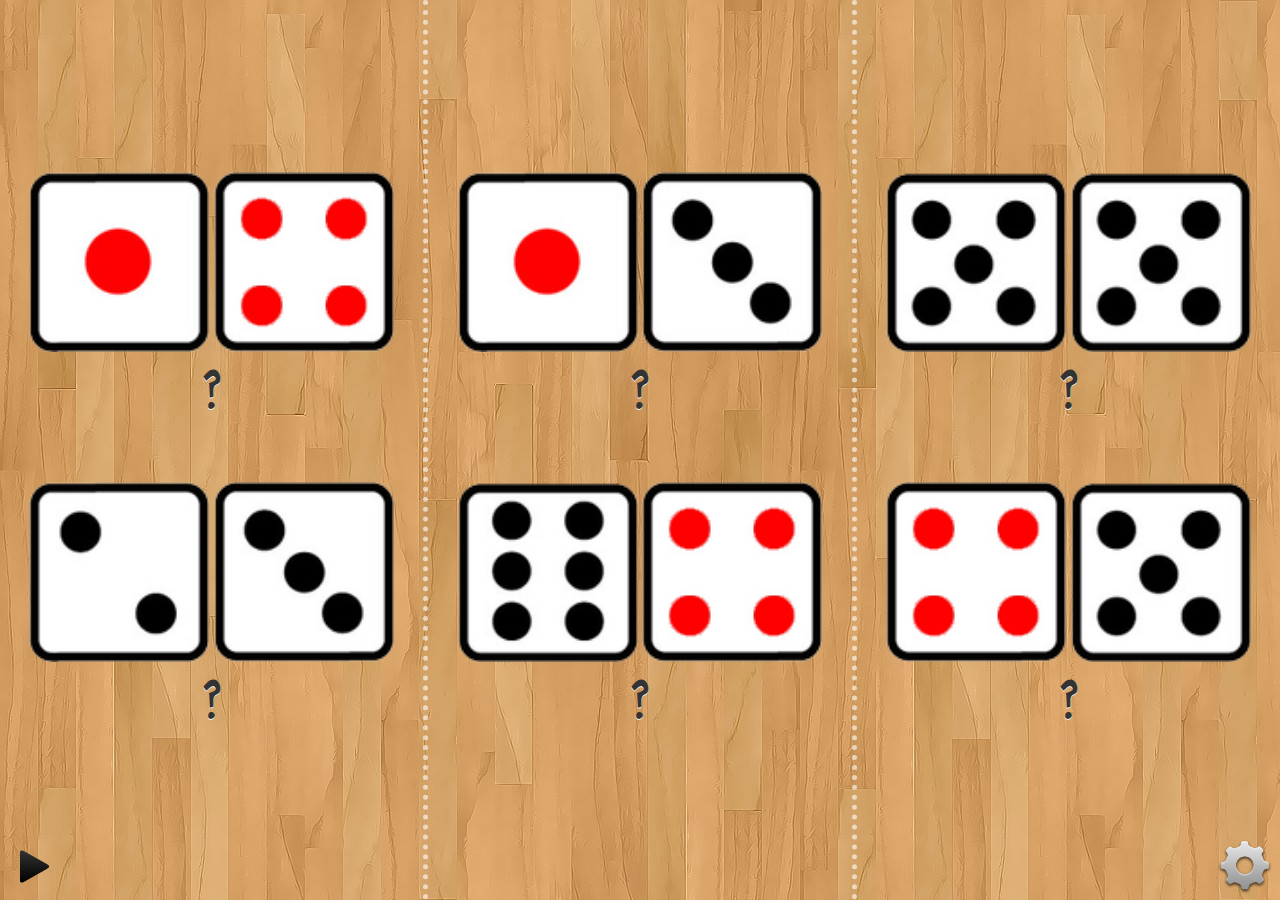
<file: index.html>
<!DOCTYPE html PUBLIC "-//W3C//DTD XHTML 1.0 Transitional//EN" "http://www.w3.org/TR/xhtml1/DTD/xhtml1-transitional.dtd">
<!-- <html xmlns="http://www.w3.org/1999/xhtml"> -->
<html xmlns="http://www.w3.org/1999/xhtml" manifest="cache.manifest">
	<head>
		<meta http-equiv="Content-Type" content="text/html; charset=UTF-8" />
		<title>Can't Stop Dices</title>

		<meta name="viewport" content="width=device-width, initial-scale=1, minimum-scale=1, maximum-scale=2.0">

		<link rel="stylesheet" href="css/reset.css" type="text/css" media="screen" />
		<link rel="stylesheet" href="css/style.css" type="text/css" media="screen" />
                <link rel="stylesheet" href="css/cant_stop_dice.css" type="text/css" media="screen" />
                <link rel="stylesheet" href="css/menu.css" type="text/css" media="screen" />
                <link rel="stylesheet" href="css/controller.css" type="text/css" media="screen" />
                <link rel="stylesheet" href="css/score.css" type="text/css" media="screen" />
                <link rel="stylesheet" href="css/runner.css" type="text/css" media="screen" />
                <link rel="stylesheet" href="css/dice-close.css" type="text/css" media="screen" />

		<meta name="viewport" content="width=device-width, height=device-height, initial-scale=1.0, maximum-scale=1, minimum-scale=1 user-scalable=no" />
        
                <link href='img/favicon.png' rel='icon' type='image/png'/>
                
                <link rel="stylesheet" href="lib/jquery.mobile/jquery.mobile-1.4.3.min.css" />

        </head>

	<body>

<!-- Slot Group -->
<table class="slot-group">
    <tr class="landscape">
        <td class="first"></td>
        <td></td>
        <td></td>
    </tr>
<tr class="portrait first">
    <td>
<!-- Slot Select -->
<div class="slot-select">
    
<!-- Slot Subgroup -->
<div class="slot-subgroup" slot_machine="0">
    <div class="slotMachine dice-default">
            <div class="slot slot1"></div>
            <div class="slot slot2"></div>
            <div class="slot slot3"></div>
            <div class="slot slot4"></div>
            <div class="slot slot5"></div>
            <div class="slot slot6"></div>
    </div>

    <div class="slotMachine dice-default">
            <div class="slot slot1"></div>
            <div class="slot slot2"></div>
            <div class="slot slot3"></div>
            <div class="slot slot4"></div>
            <div class="slot slot5"></div>
            <div class="slot slot6"></div>
    </div>    
    <div class="slot-machine-score"></div>
</div>
<!-- /Slot Subgroup -->

<!-- Slot Subgroup -->
<div class="slot-subgroup" slot_machine="1">
    <div class="slotMachine dice-default">
            <div class="slot slot1"></div>
            <div class="slot slot2"></div>
            <div class="slot slot3"></div>
            <div class="slot slot4"></div>
            <div class="slot slot5"></div>
            <div class="slot slot6"></div>
    </div>

    <div class="slotMachine dice-default">
            <div class="slot slot1"></div>
            <div class="slot slot2"></div>
            <div class="slot slot3"></div>
            <div class="slot slot4"></div>
            <div class="slot slot5"></div>
            <div class="slot slot6"></div>
    </div>    
    <div class="slot-machine-score"></div>
</div>
<!-- /Slot Subgroup -->

</div>
<!-- Slot Select -->
    </td>
</tr>
<tr class="portrait">
    <td>
<!-- Slot Select -->
<div class="slot-select">

<!-- Slot Subgroup -->
<div class="slot-subgroup" slot_machine="2">
    <div class="slotMachine dice-default">
            <div class="slot slot1"></div>
            <div class="slot slot2"></div>
            <div class="slot slot3"></div>
            <div class="slot slot4"></div>
            <div class="slot slot5"></div>
            <div class="slot slot6"></div>
    </div>

    <div class="slotMachine dice-default">
            <div class="slot slot1"></div>
            <div class="slot slot2"></div>
            <div class="slot slot3"></div>
            <div class="slot slot4"></div>
            <div class="slot slot5"></div>
            <div class="slot slot6"></div>
    </div>    
    <div class="slot-machine-score"></div>
</div>
<!-- /Slot Subgroup -->

<!-- Slot Subgroup -->
<div class="slot-subgroup" slot_machine="3">
    <div class="slotMachine dice-default">
            <div class="slot slot1"></div>
            <div class="slot slot2"></div>
            <div class="slot slot3"></div>
            <div class="slot slot4"></div>
            <div class="slot slot5"></div>
            <div class="slot slot6"></div>
    </div>

    <div class="slotMachine dice-default">
            <div class="slot slot1"></div>
            <div class="slot slot2"></div>
            <div class="slot slot3"></div>
            <div class="slot slot4"></div>
            <div class="slot slot5"></div>
            <div class="slot slot6"></div>
    </div>    
    <div class="slot-machine-score"></div>
</div>
<!-- /Slot Subgroup -->

</div>
<!-- Slot Select -->
    </td>
</tr>
<tr class="portrait">
    <td>
<!-- Slot Select -->
<div class="slot-select">

<!-- Slot Subgroup -->
<div class="slot-subgroup" slot_machine="4">
    <div class="slotMachine dice-default">
            <div class="slot slot1"></div>
            <div class="slot slot2"></div>
            <div class="slot slot3"></div>
            <div class="slot slot4"></div>
            <div class="slot slot5"></div>
            <div class="slot slot6"></div>
    </div>

    <div class="slotMachine dice-default">
            <div class="slot slot1"></div>
            <div class="slot slot2"></div>
            <div class="slot slot3"></div>
            <div class="slot slot4"></div>
            <div class="slot slot5"></div>
            <div class="slot slot6"></div>
    </div>    
    <div class="slot-machine-score"></div>
</div>
<!-- /Slot Subgroup -->

<!-- Slot Subgroup -->
<div class="slot-subgroup" slot_machine="5">
    <div class="slotMachine dice-default">
            <div class="slot slot1"></div>
            <div class="slot slot2"></div>
            <div class="slot slot3"></div>
            <div class="slot slot4"></div>
            <div class="slot slot5"></div>
            <div class="slot slot6"></div>
    </div>

    <div class="slotMachine dice-default">
            <div class="slot slot1"></div>
            <div class="slot slot2"></div>
            <div class="slot slot3"></div>
            <div class="slot slot4"></div>
            <div class="slot slot5"></div>
            <div class="slot slot6"></div>
    </div>    
    <div class="slot-machine-score"></div>
</div>
<!-- /Slot Subgroup -->

</div>
<!-- Slot Select -->
    </td>
</tr>
    <tr class="portrait" style="border-top-width: 0">
        <td height="50"></td>
    </tr>
</table>
<!-- /Slot Group -->

<div class='tap-message'>
    TAP TO STOP ROLLING
</div>

<div class="controller">
    <div id="trigger" class="trigger">
        <img src="img/play_alt.png" />
        <!--<img src="img/playback_next.png" />-->
    </div>
    <div id="restart" class="trigger hide"><img src="img/restart.png" /></div>
    
    <div id="runner" class="hide">
        <div class="runner runner-clear">
            <img src="img/close.png" />
        </div>
        <!--
        
        <div class="runner">7</div>
        <div class="runner two">12</div>
        -->
    </div>
</div>
<div class="menu">
    <a href="#popupLogin" data-rel="popup" data-position-to="window" class="" data-transition="pop">
        <img src="img/gear.png">
    </a>
</div>

<div data-role="popup" data-overlay-theme="b" id="popupLogin" data-theme="a" class="ui-corner-all menu-panel" style="width: 100%">
    <ul data-role="listview" data-inset="true" style="min-width:300px;">
        <li class="ui-field-contain">
            <label for="flip2">Sound Enable:</label>
            <select name="flip2" id="sound_enable" data-role="slider">
                <option value="off">Off</option>
                <option value="on" selected>On</option>
            </select>
        </li>
        <li class="ui-field-contain" id="sound_volume_div">
            <label for="slider2">Sound Volume:</label>
            <input type="range" name="slider2" id="sound_volume" value="100" min="0" max="100" data-highlight="true">
        </li>
        <li class="ui-field-contain hide" id="dice_close">
            <label for="closed_dice">Closed Dices</label>
            
                <div class="dice-closed reset">
                    <img src="img/close.png" />
                </div>
            <div class="container">
                <!--
                <div class="closed-dice">
                    2
                </div>
                <div class="closed-dice">3</div>
                <div class="closed-dice">4</div>
                <div class="closed-dice">5</div>
                <div class="closed-dice">6</div>
                <div class="closed-dice">7</div>
                <div class="closed-dice">8</div>
                <div class="closed-dice">9</div>
                <div class="closed-dice">10</div>
                <div class="closed-dice">11</div>
                <div class="closed-dice">12</div>
                -->
            <div>
            
            <!--
            <div class="closed-dice">
                    2
                </div>
            <div class="closed-dice">
                    12
                </div>
            -->
        </li>
    </ul>
</dir>

<script type="text/javascript" src="lib/jquery.js"></script>
<!-- <script type="text/javascript" src="dist/jquery.slotmachine.min.js"></script> -->
<script type="text/javascript" src="lib/jquery.slotmachine.js"></script>
<script type="text/javascript" src="lib/howler.min.js"></script>


<script src="js/shake.js"></script>
<!--
<script src="js/leecrossley_shake.js"></script>
-->
<script src="js/setup_shake.js"></script>

<script src="js/setup_slot_machine.js"></script>
<script src="js/menu.js"></script>
<script src="js/controller.js"></script>
<script src="js/runner.js"></script>
<script src="js/dice_close.js"></script>


<script src="lib/jquery.mobile/jquery.mobile-1.4.3.min.js"></script>



<script type="text/javascript" charset="utf-8" src="lib/cordova-1.7.0.js"></script>
<script>
//var media = new Media("img");
if (typeof(navigator) === "object"
            && typeof(navigator.notification) === "object"
            && typeof (navigator.notification.vibrate) === "function") {
    navigator.notification.vibrate(500);
}
</script>
    
	</body>
</html>
</file>
<file: css/style.css>
@charset "utf-8";
/* CSS Document */

@import url(http://fonts.googleapis.com/css?family=Pathway+Gothic+One);

a{
	color: #ccd500;
	text-decoration: none;
}
a:hover{
	text-decoration: underline;
	color: #a9b119;
}
.clear {
    clear: both;
}
html {
    position: relative;
    min-height: 100%;
}
body {
}
footer {
    position: absolute;
    left: 0;
    bottom: 0;
    height: 80px;
    width: 100%;
    background: black;
}
b{
	font-weight: 600;
}

/* General ID
-------------------------------------------------------------------------*/
.wrapper{
	width: 960px;
	margin: 120px auto 0;
}
.wrapper_inner{
	width: 960px;
	margin: 0 auto 0;
}
.wrapper.margin1{
	width: 960px;
	margin: 70px auto 0;
}
.wrapper.foot{
	width: 960px;
	margin: 0 auto 0;
}
/*
.content{
	padding: 30px;
	width: 900px;
	margin: 0 auto;
}
.content.foot{
	padding: 0 30px;
	float: inherit;
	margin:0 auto 0;
	width: 900px;
	margin-bottom:0;
}
*/

/* Titulos
-------------------------------------------------------------------------*/
h1{
	float: left;
	width: 288px;
	height: 73px;
}
h1 a{
	float: left;
	width: 288px;
	height: 73px;
	background: url(../img/logo_menu.jpg) no-repeat 0 0;
}
h1 a span{
	display: none;
}
h2{
	color: #000000;
    display: table-cell;
    float: left;
    font-size: 45px;
    line-height: 40px;
    margin: 0 0 50px;
    text-align: center;
    width: 100%;
    font-weight: 300;
}
h2 span{
	font-weight: 400;
}
h3{
	float: left;
	width: 100%;
	margin: 0 0 20px 0;
	color: white;
	font-size:40px;
	font-family: 'Lato', 'sans-serif';
	font-weight: 300;
}
h4{
	color: #ffffff;
    display: table-cell;
    float: left;
    font-size: 35px;
    line-height: 31px;
    margin: 0 0 0;
    text-align: center;
    width: 100%;
    font-weight: 400;
}

p.title{
	color: #000000;
    display: table-cell;
    float: left;
    font-size: 45px;
    line-height: 40px;
    margin: 0 0 50px;
    text-align: center;
    width: 100%;
    font-weight: 300;
}

.grey {	color:#444;}

/* INICIO
-------------------------------------------------------------------------*/
#header{
	margin: 0 auto 0;
	width: 100%;
	position: absolute;
	top: 0px;
	background-color: #6C5726;
	overflow: hidden;
	position: relative;
	padding: 50px 0px;
}
#header table, #footer table{
	height: 100%;
	width: 100%;
}
#header table td, #footer table td{
	vertical-align: middle;
}
#header .content{
	color: #FFFFFF;
    float: left;
    font-size: 50px;
    font-weight: 300;
    line-height: 42px;
    margin-top: 30px;
    text-align: center;
    border-top: 10px solid #A48E4E;
    border-bottom: 10px solid #A48E4E;
    width: 100%;
}
#header .content, #footer .content{
	font-family: 'Pathway Gothic One';
	color: #ffffff;
    float: left;
    font-size: 70px;
    font-weight: 300;
    line-height: 80px;
    margin-top: 2px;
    margin-bottom: 20px;
    text-align: center;
    width: 100%;
    padding: 30px 0px;
}
#header .content > div, #footer .content > div{
	display: inline-block;
}

#footer{
	width:100%;
	background-color: #6C5726;
	border-top: 20px dotted #A48E4E;
	height: 200px;
}


.line{
	background-color: #DCD293;
	padding: 75px 0px;
	width:100%;
	border-top: 20px dotted #A48E4E;
}




#textMachine, #textMachine2{
	width:520px;
	height: 67px;
	overflow: hidden;
	display: inline-block;
	text-align: center;
}
#textMachine > *, #textMachine2 > *{
	padding: 0px 0px;
}




.slotMachineButton{
	width:100px;
	height: 100px;
	overflow: hidden;
	display: inline-block;
	text-align: center;
}
.slotMachineButton {
	-moz-box-shadow:inset 0px 1px 0px 0px #fce2c1;
	-webkit-box-shadow:inset 0px 1px 0px 0px #fce2c1;
	box-shadow:inset 0px 1px 0px 0px #fce2c1;
	background:-webkit-gradient( linear, left top, left bottom, color-stop(0.05, #ffc477), color-stop(1, #fb9e25) );
	background:-moz-linear-gradient( center top, #ffc477 5%, #fb9e25 100% );
	filter:progid:DXImageTransform.Microsoft.gradient(startColorstr='#ffc477', endColorstr='#fb9e25');
	background-color:#ffc477;
	border-radius: 75px;
	text-indent:0px;
	border:6px solid #eeb44f;
	display:inline-block;
	color:#ffffff;
	font-size:50px;
	font-weight:bold;
	font-style:normal;
	height:100px;
	line-height:100px;
	width:100px;
	text-decoration:none;
	text-align:center;
	text-shadow:1px 1px 0px #cc9f52;
	margin-left: 50px;
	cursor:pointer;
}
.slotMachineButton:hover {
	background:-webkit-gradient( linear, left top, left bottom, color-stop(0.05, #fb9e25), color-stop(1, #ffc477) );
	background:-moz-linear-gradient( center top, #fb9e25 5%, #ffc477 100% );
	filter:progid:DXImageTransform.Microsoft.gradient(startColorstr='#fb9e25', endColorstr='#ffc477');
	background-color:#fb9e25;
}.slotMachineButton:active {
	position:relative;
	top:1px;
}

.slotMachine,
.slotMachine .slot {
    width:100px;
    height:100px;
    max-height: 100%;
}

.slotMachine{
	overflow: hidden;
	display: inline-block;
	text-align: center;
	border: 0px solid red;
	/*background-color: #ffffff;*/
}
.noBorder{
	border:none !important;
	background: transparent !important;
}
</file>
<file: css/cant_stop_dice.css>
.ui-overlay-a, .ui-page-theme-a, .ui-page-theme-a .ui-panel-wrapper {
    background-color: transparent !important;
}

body {
    background-color: transparent !important;
    background-image: url(../img/bg.jpg);
    /**
     * 阻止選擇
     * http://css-tricks.com/almanac/properties/u/user-select/
     */
    -webkit-user-select: none;  /* Chrome all / Safari all */
        -moz-user-select: none;     /* Firefox all */
        -ms-user-select: none;      /* IE 10+ */

        /* No support for these yet, use at own risk */
        -o-user-select: none;
        user-select: none;         
        
        /*cursor: pointer;*/
    /*
    display: table;
    */
    /*
    height: 100%;
    border: 1px solid red;
    */
    width: 100%;
    overflow: hidden;
}

body.cursor-pointer {
    cursor: pointer;
}
body.cursor-wait {
    cursor: wait;
}

.slot-group {
    width: 100%;
    /*
    display: table-cell;
    height: 100%;
    vertical-align: middle;
    */
    /*
    width: Xu;
    height: Yu;
    position: absolute;
    top: 50%;
    left: 50%;
    margin-left: -(X/2)u;
    margin-top: -(Y/2)u;
    */
    
    position: absolute;
    top: 0;
    /*margin-top: -(Y/2)u;*/
    /*
    width: Xu;
    height: Yu;
    position: fixed;
    top: 50%;
    left: 50%;
    margin-left: -(X/2)u;
    margin-top: -(Y/2)u;
    */
}

.slot-group td {
    text-align: center;
}

.slot-group tr.portrait {
    height: 32%;
    border-top: 5px rgba(100%, 100%, 100%, 0.6) dotted;
    text-align: center;
}

/*
.landscape .slot-group tr {
    height: 100%;
    width: 33%;
    border-top-width: 0px;
    border-left: 5px rgba(100%, 100%, 100%, 0.6) dotted;
    display: table-cell;
    vertical-align:middle;
}
*/
.landscape .slot-group tr.landscape td {
    border-left: 5px rgba(100%, 100%, 100%, 0.6) dotted;
}

.landscape .slot-group tr.landscape td.first {
    border-left-width: 0px;
}

.slot-group tr.portrait.first {
    border-top-width: 0px;
    border-left-width: 0px;
}

.landscape .slot-group .landscape tr:first-of-type {
    border-top-width: 0px;
    border-left-width: 0px;
}

.slot-group tr td {
    vertical-align: middle;
}

/*
.landscape .slot-group tr td {
    display: block;
}
*/

.slot-select {
    /*
    clear: both;
    border-top: 5px rgba(100%, 100%, 100%, 0.6) dotted;
    padding-top: 5px;
    margin-top: 5px;
    text-align: center;
    */
    /*display: table-row;*/
    /*display:none;*/
}

/*
.slot-select:first-of-type {
    border-top-width: 0px;
    margin-top: 0px;
}
*/

.slot-subgroup {
    text-align: center;
    /*clear: both;*/
    cursor: default;
    /*float:left;*/
    display: inline-block;
    /*border: 1px solid red;*/
    
    /*display: table-cell;*/
}

.cursor-pointer .slot-subgroup {
    cursor: pointer;
}

.cursor-wait .slot-subgroup {
    cursor: wait;
}

tr.portrait .slot-subgroup {
    margin-right: 2%;
    width: 48%;
}

.portrait .slot-subgroup:last-of-type {
    margin-right: 0px;
    margin-bottom: 0px;
}

.landscape .slot-subgroup {
    width: 90%;
    margin-bottom: 15%;
}

.landscape .slot-subgroup:last-of-type {
    margin-bottom: 0px;
}


.slot-machine-score {
    font-size: 36pt;
    color: #333;
    font-family: Maggie-Moo;
    min-height: 50px;
}
.slot-machine-score .dot {
    /*position: absolute;*/
    line-height: 0px;
    font-family: Times New Roman;
}
.slot-machine-score .dot.hide {
    visibility: hidden;
} 

@font-face {
    font-family: Maggie-Moo;
    src: url(../font/Maggie-Moo.otf);
}

.slot-machine-score.complete {
    color: black;
    text-shadow: 2px 2px rgba(100%,100%,100%,0.5);
}

.dice-default .slot {
    background-size: cover;
    background-repeat: no-repeat;
    background-position: center center;
}
.dice-default .slot1{
    background-image: url("../img/dice_default_1.png");
}
.dice-default .slot2{
    background-image: url("../img/dice_default_2.png");
}
.dice-default .slot3{
    background-image: url("../img/dice_default_3.png");
}
.dice-default .slot4{
    background-image: url("../img/dice_default_4.png");
}
.dice-default .slot5{
    background-image: url("../img/dice_default_5.png");
}
.dice-default .slot6{
    background-image: url("../img/dice_default_6.png");
}

.tap-message {
    display:none;
    font-size: 40px;
    background-color: black;
    opacity: 0.7;
    position: absolute;
    /* top: 50%; */
    color: white;
    padding: 10px;
    line-height: 60px;
    width: 400px;
    text-align: center;
    box-shadow: 0px 0px 10px 10px black;
    border-radius: 30px;
    left: calc(50%-200px);
    font-family: Maggie-Moo;

}

.slot-group tr.portrait {
    display: table-row;
}

.slot-group tr.landscape {
    display: none;
}
.landscape .slot-group tr.landscape {
    display: table-row;
}
.landscape .slot-group tr.portrait {
    display: none;
}
</file>
<file: css/menu.css>
/*
To change this license header, choose License Headers in Project Properties.
To change this template file, choose Tools | Templates
and open the template in the editor.
*/
/* 
    Created on : 2014/8/25, 下午 11:25:37
    Author     : Pulipuli Chen <pulipuli.chen@gmail.com>
*/

.menu {
    position: absolute;
    bottom: 0;
    right: 0;
    width: 20%;
    max-width: 70px;
    z-index: 999;
}

.menu img {
    cursor: pointer;
    width: 100%;
    height: auto;
}
</file>
<file: css/controller.css>
/*
To change this license header, choose License Headers in Project Properties.
To change this template file, choose Tools | Templates
and open the template in the editor.
*/
/* 
    Created on : 2014/8/25, 下午 11:25:37
    Author     : Pulipuli Chen <pulipuli.chen@gmail.com>
*/

.controller {
    position: absolute;
    bottom: 0;
    left: 0;
    width: 70%;
    z-index: 999;
    
    font-size: 36pt;
    font-family: Maggie-Moo;
    padding:10px;
    cursor: pointer;
    white-space: nowrap;
    max-width: calc(100% - 70px);
    overflow-x: hidden;
}

.controller #restart.hide {
    display: none;
}

.controller .trigger {
    display: inline-block;
    /*font-size: 36px;*/
}

.controller #trigger {
    position: relative;
    top: 7px;
    margin-bottom: 7px;
}

.controller #restart span {
    font-family: monospace;
    line-height: 36px;
    position: relative;
    top: -2px;
}
.controller #restart {
    /*margin-left: -18px;*/
}
/*
.landscape .controller .trigger {
    font-size: 48px;
}*/
</file>
<file: css/score.css>
/*
To change this license header, choose License Headers in Project Properties.
To change this template file, choose Tools | Templates
and open the template in the editor.
*/
/* 
    Created on : 2014/8/26, 上午 02:40:44
    Author     : Pulipuli Chen <pulipuli.chen@gmail.com>
*/
.slot-machine-score .number {
    display: inline-block;
    height: 60px;
}

/*.dice-delete {
    cursor: not-allowed;
}*/
.dice-closed .slot-machine-score .number {
    text-decoration: line-through;
    color: gray;
}
.dice-match.dice-closed .slot-machine-score .number {
    color: gray;
}

.dice-closed .slot-machine-score .runner {
    visibility: hidden;
}

.dice-match .slot-machine-score .number {
    color:red;
}

/*.runner-full {
    cursor: not-allowed;
}*/
</file>
<file: css/runner.css>
/*
To change this license header, choose License Headers in Project Properties.
To change this template file, choose Tools | Templates
and open the template in the editor.
*/
/* 
    Created on : 2014/8/26, 上午 01:49:58
    Author     : Pulipuli Chen <pulipuli.chen@gmail.com>
*/
#runner {
    /*float: left;*/
    display: inline-block;
    position: relative;
    top: 15px;
}

#runner.hide {
    display:none;
}

.runner {
    /*background-color: red;*/
    background-image: url(../img/user.png);
    width: 64px;
    height: 64px;
    /*display: inline-block;*/
    text-align: center;
    padding: 0;
    float:left;
    
    font-size: 36px;
    line-height: 64px;
    color: white;
    text-shadow: 2px 2px rgba(0%,0%,0%,0.5);
    
    margin-left: -25px;
    cursor: pointer;
    margin-top: 5px;
    
    background-position: center center;
    background-repeat: no-repeat;
}
/*
#runner .runner.two {
    font-size: 18px;
}*/

#runner .runner.runner-clear {
    margin-left: -10px;
    /*font-family: Cooper Std Black;*/
}

#runner .runner.runner-clear img {
    margin-top: 20px;
}

.runner.add img {
    margin-top: 20px;
}

.slot-machine-score .runner {
    float: none;
    /*visibility: hide;*/
    display: inline-block;
    width: 70px;
    background-image: url(../img/user-frame.png);
    /*visibility: hidden;*/
}

.slot-machine-score .runner.hide {
    visibility: hidden;
}
</file>
<file: css/dice-close.css>
/*
To change this license header, choose License Headers in Project Properties.
To change this template file, choose Tools | Templates
and open the template in the editor.
*/
/* 
    Created on : 2014/8/26, 上午 02:31:05
    Author     : Pulipuli Chen <pulipuli.chen@gmail.com>
*/

.close-dice {
    display: inline-block;
    /*visibility: hidden;*/
    width: 50px;
    /*background-color: red;*/
    height: 50px;
    
    background-image: url(../img/games_dice_delete.png);
    background-position: center center;
    background-repeat: no-repeat;
    margin:0;
    
    position: relative;
    top: 10px;
    left: 15px;
    cursor: pointer;
}

.close-dice.hide {
    visibility: hidden;
}

#dice_close.hide {
    display: none;
}

#dice_close .closed-dice,
#dice_close .reset{
    width: 50px;
    display: inline-block;
    background-image: url(../img/games_dice_frame.png);
    background-position: center center;
    background-repeat: no-repeat;
    text-align: center;
    height: 36px;
    width: 36px;
    font-size: 20px;
    font-family: Maggie-Moo;
    cursor: pointer;
    margin-right: 5px;
}

#dice_close .reset {
    float:right;
    display: none;
}
#dice_close .container {
    /*max-width: 80%;*/
    overflow-x: auto;
}
</file>
